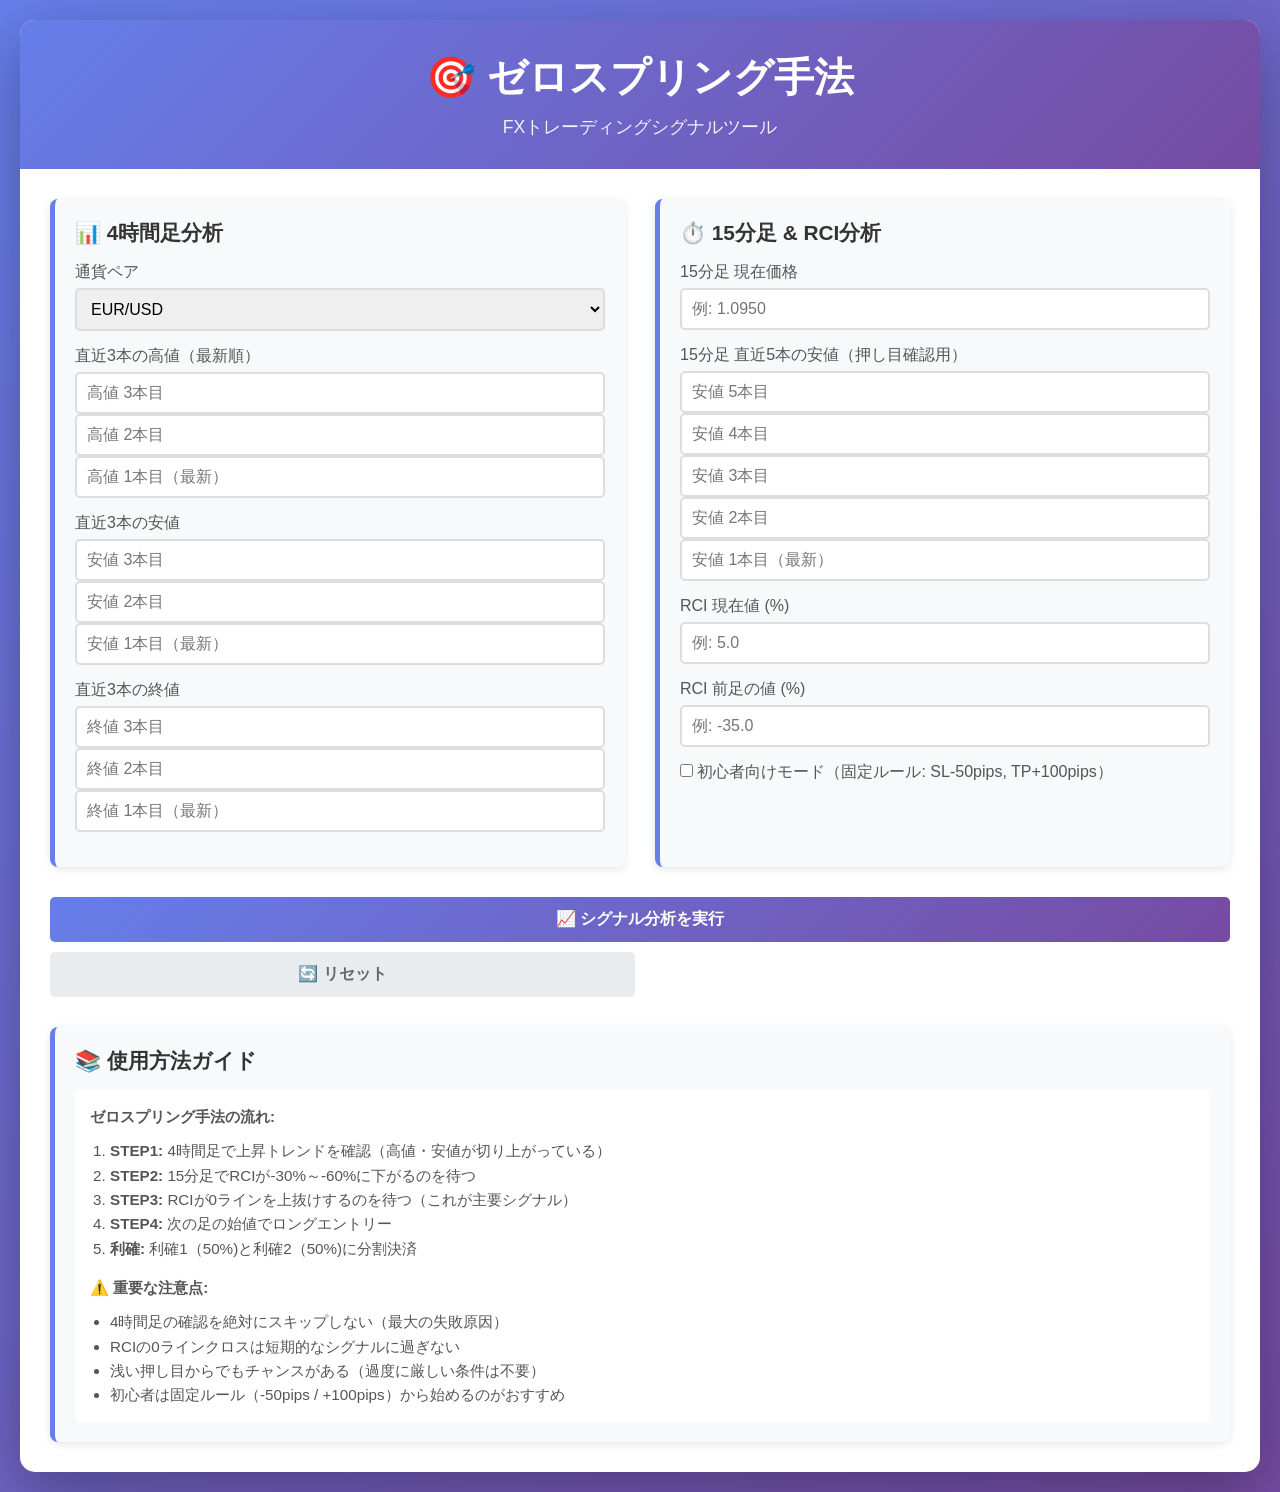
<file: zero-springing-signal.html>
<!DOCTYPE html>
<html lang="ja">
<head>
    <meta charset="UTF-8">
    <meta name="viewport" content="width=device-width, initial-scale=1.0">
    <title>ゼロスプリング手法 FXサインツール</title>
    <style>
        * {
            margin: 0;
            padding: 0;
            box-sizing: border-box;
        }

        body {
            font-family: 'Segoe UI', Tahoma, Geneva, Verdana, sans-serif;
            background: linear-gradient(135deg, #667eea 0%, #764ba2 100%);
            min-height: 100vh;
            padding: 20px;
        }

        .container {
            max-width: 1400px;
            margin: 0 auto;
            background: white;
            border-radius: 15px;
            box-shadow: 0 20px 60px rgba(0, 0, 0, 0.3);
            overflow: hidden;
        }

        header {
            background: linear-gradient(135deg, #667eea 0%, #764ba2 100%);
            color: white;
            padding: 30px;
            text-align: center;
        }

        header h1 {
            font-size: 2.5em;
            margin-bottom: 10px;
        }

        header p {
            font-size: 1.1em;
            opacity: 0.9;
        }

        .content {
            padding: 30px;
        }

        .grid {
            display: grid;
            grid-template-columns: 1fr 1fr;
            gap: 30px;
            margin-bottom: 30px;
        }

        .card {
            background: #f8f9fa;
            border-left: 5px solid #667eea;
            padding: 20px;
            border-radius: 8px;
            box-shadow: 0 2px 8px rgba(0, 0, 0, 0.1);
        }

        .card h3 {
            color: #333;
            margin-bottom: 15px;
            font-size: 1.3em;
        }

        .form-group {
            margin-bottom: 15px;
        }

        label {
            display: block;
            margin-bottom: 5px;
            color: #555;
            font-weight: 500;
        }

        input[type="number"],
        input[type="text"],
        select {
            width: 100%;
            padding: 10px;
            border: 2px solid #ddd;
            border-radius: 5px;
            font-size: 1em;
            transition: border-color 0.3s;
        }

        input[type="number"]:focus,
        input[type="text"]:focus,
        select:focus {
            outline: none;
            border-color: #667eea;
        }

        .button-group {
            display: grid;
            grid-template-columns: 1fr 1fr;
            gap: 10px;
            margin-top: 20px;
        }

        button {
            padding: 12px 20px;
            border: none;
            border-radius: 5px;
            font-size: 1em;
            font-weight: 600;
            cursor: pointer;
            transition: all 0.3s;
        }

        .btn-analyze {
            background: linear-gradient(135deg, #667eea 0%, #764ba2 100%);
            color: white;
            grid-column: 1 / -1;
        }

        .btn-analyze:hover {
            transform: translateY(-2px);
            box-shadow: 0 8px 20px rgba(102, 126, 234, 0.4);
        }

        .btn-reset {
            background: #e9ecef;
            color: #666;
        }

        .btn-reset:hover {
            background: #dee2e6;
        }

        .btn-export {
            background: #28a745;
            color: white;
        }

        .btn-export:hover {
            background: #218838;
        }

        /* Result Display */
        .results {
            display: grid;
            grid-template-columns: 1fr 1fr;
            gap: 20px;
            margin-top: 30px;
        }

        .signal-card {
            padding: 25px;
            border-radius: 8px;
            background: #f8f9fa;
            border-left: 5px solid #ccc;
        }

        .signal-card.entry {
            border-left-color: #28a745;
            background: linear-gradient(135deg, #d4edda 0%, #e8f5e9 100%);
        }

        .signal-card.waiting {
            border-left-color: #ffc107;
            background: linear-gradient(135deg, #fff3cd 0%, #fffbf0 100%);
        }

        .signal-card.no-signal {
            border-left-color: #dc3545;
            background: linear-gradient(135deg, #f8d7da 0%, #fff5f5 100%);
        }

        .signal-title {
            font-size: 1.8em;
            font-weight: bold;
            margin-bottom: 10px;
        }

        .signal-card.entry .signal-title {
            color: #155724;
        }

        .signal-card.waiting .signal-title {
            color: #856404;
        }

        .signal-card.no-signal .signal-title {
            color: #721c24;
        }

        .signal-subtitle {
            font-size: 0.9em;
            opacity: 0.8;
            margin-bottom: 15px;
        }

        .stat-row {
            display: grid;
            grid-template-columns: 1fr 1fr;
            gap: 15px;
            margin-bottom: 15px;
            padding-bottom: 15px;
            border-bottom: 1px solid rgba(0, 0, 0, 0.1);
        }

        .stat-row:last-child {
            border-bottom: none;
            margin-bottom: 0;
            padding-bottom: 0;
        }

        .stat-label {
            font-size: 0.9em;
            color: #666;
        }

        .stat-value {
            font-size: 1.1em;
            font-weight: bold;
            color: #333;
        }

        .trend-status {
            display: inline-block;
            padding: 8px 16px;
            border-radius: 20px;
            font-size: 0.9em;
            font-weight: 600;
            margin-bottom: 15px;
        }

        .trend-status.up {
            background: #d4edda;
            color: #155724;
        }

        .trend-status.down {
            background: #f8d7da;
            color: #721c24;
        }

        .trend-status.neutral {
            background: #e2e3e5;
            color: #383d41;
        }

        .targets-grid {
            display: grid;
            gap: 10px;
            margin-top: 15px;
        }

        .target {
            padding: 12px;
            background: white;
            border-radius: 5px;
            border-left: 3px solid #667eea;
        }

        .target-label {
            font-size: 0.85em;
            color: #999;
        }

        .target-value {
            font-size: 1.2em;
            font-weight: bold;
            color: #333;
        }

        .risk-reward {
            background: white;
            padding: 15px;
            border-radius: 5px;
            text-align: center;
            margin-top: 15px;
        }

        .risk-reward-label {
            font-size: 0.85em;
            color: #999;
        }

        .risk-reward-value {
            font-size: 1.8em;
            font-weight: bold;
            color: #28a745;
        }

        .checklist {
            background: white;
            padding: 15px;
            border-radius: 5px;
            margin-top: 15px;
        }

        .checklist-item {
            display: flex;
            align-items: center;
            padding: 8px 0;
            border-bottom: 1px solid #eee;
        }

        .checklist-item:last-child {
            border-bottom: none;
        }

        .checklist-icon {
            width: 24px;
            height: 24px;
            border-radius: 50%;
            display: flex;
            align-items: center;
            justify-content: center;
            margin-right: 10px;
            font-size: 0.9em;
            font-weight: bold;
        }

        .checklist-icon.pass {
            background: #d4edda;
            color: #155724;
        }

        .checklist-icon.fail {
            background: #f8d7da;
            color: #721c24;
        }

        .checklist-icon.pending {
            background: #fff3cd;
            color: #856404;
        }

        .checklist-text {
            flex: 1;
            font-size: 0.95em;
        }

        .warning-box {
            background: #fff3cd;
            border-left: 4px solid #ffc107;
            padding: 15px;
            border-radius: 5px;
            margin-top: 15px;
            color: #856404;
        }

        .warning-box strong {
            display: block;
            margin-bottom: 5px;
        }

        .full-width {
            grid-column: 1 / -1;
        }

        /* Responsive */
        @media (max-width: 1024px) {
            .grid, .results {
                grid-template-columns: 1fr;
            }
        }

        .beginner-mode {
            background: #e3f2fd;
            border-left-color: #2196f3;
            padding: 15px;
            border-radius: 5px;
            margin-top: 15px;
        }

        .mode-label {
            font-size: 0.85em;
            color: #1565c0;
            font-weight: 600;
            margin-bottom: 10px;
        }

        .summary {
            background: white;
            padding: 15px;
            border-radius: 5px;
            margin-top: 15px;
            font-size: 0.95em;
            line-height: 1.6;
            color: #555;
        }
    </style>
</head>
<body>
    <div class="container">
        <header>
            <h1>🎯 ゼロスプリング手法</h1>
            <p>FXトレーディングシグナルツール</p>
        </header>

        <div class="content">
            <div class="grid">
                <!-- 4時間足データ入力 -->
                <div class="card">
                    <h3>📊 4時間足分析</h3>

                    <div class="form-group">
                        <label>通貨ペア</label>
                        <select id="currencyPair">
                            <option value="EURUSD">EUR/USD</option>
                            <option value="GBPUSD">GBP/USD</option>
                            <option value="USDJPY">USD/JPY</option>
                            <option value="GOLD">Gold</option>
                            <option value="CUSTOM">カスタム</option>
                        </select>
                    </div>

                    <div class="form-group">
                        <label>直近3本の高値（最新順）</label>
                        <input type="number" id="h1" placeholder="高値 3本目" step="0.0001">
                        <input type="number" id="h2" placeholder="高値 2本目" step="0.0001">
                        <input type="number" id="h3" placeholder="高値 1本目（最新）" step="0.0001">
                    </div>

                    <div class="form-group">
                        <label>直近3本の安値</label>
                        <input type="number" id="l1" placeholder="安値 3本目" step="0.0001">
                        <input type="number" id="l2" placeholder="安値 2本目" step="0.0001">
                        <input type="number" id="l3" placeholder="安値 1本目（最新）" step="0.0001">
                    </div>

                    <div class="form-group">
                        <label>直近3本の終値</label>
                        <input type="number" id="c1" placeholder="終値 3本目" step="0.0001">
                        <input type="number" id="c2" placeholder="終値 2本目" step="0.0001">
                        <input type="number" id="c3" placeholder="終値 1本目（最新）" step="0.0001">
                    </div>
                </div>

                <!-- 15分足 & RCIデータ入力 -->
                <div class="card">
                    <h3>⏱️ 15分足 & RCI分析</h3>

                    <div class="form-group">
                        <label>15分足 現在価格</label>
                        <input type="number" id="price15m" placeholder="例: 1.0950" step="0.0001">
                    </div>

                    <div class="form-group">
                        <label>15分足 直近5本の安値（押し目確認用）</label>
                        <input type="number" id="low15m1" placeholder="安値 5本目" step="0.0001">
                        <input type="number" id="low15m2" placeholder="安値 4本目" step="0.0001">
                        <input type="number" id="low15m3" placeholder="安値 3本目" step="0.0001">
                        <input type="number" id="low15m4" placeholder="安値 2本目" step="0.0001">
                        <input type="number" id="low15m5" placeholder="安値 1本目（最新）" step="0.0001">
                    </div>

                    <div class="form-group">
                        <label>RCI 現在値 (%)</label>
                        <input type="number" id="rciCurrent" placeholder="例: 5.0" step="0.1" min="-100" max="100">
                    </div>

                    <div class="form-group">
                        <label>RCI 前足の値 (%)</label>
                        <input type="number" id="rciPrevious" placeholder="例: -35.0" step="0.1" min="-100" max="100">
                    </div>

                    <div class="form-group">
                        <label>
                            <input type="checkbox" id="beginnerMode">
                            初心者向けモード（固定ルール: SL-50pips, TP+100pips）
                        </label>
                    </div>
                </div>
            </div>

            <!-- ボタン -->
            <div class="button-group">
                <button class="btn-analyze" onclick="analyzeSignal()">📈 シグナル分析を実行</button>
                <button class="btn-reset" onclick="resetForm()">🔄 リセット</button>
            </div>

            <!-- 結果表示エリア -->
            <div id="resultsContainer" style="display:none; margin-top:30px;">
                <div class="results">
                    <!-- 主要シグナル -->
                    <div id="signalDisplay" class="signal-card no-signal">
                        <div class="signal-title">-</div>
                        <div class="signal-subtitle">-</div>
                    </div>

                    <!-- トレンド分析 -->
                    <div class="card">
                        <h3>📍 トレンド確認状況</h3>
                        <div id="trendAnalysis"></div>
                    </div>
                </div>

                <!-- RCI分析と詳細 -->
                <div id="detailsContainer" style="display:none; margin-top: 30px;">
                    <div class="results full-width">
                        <div class="card">
                            <h3>📊 RCI分析詳細</h3>
                            <div id="rciDetails"></div>
                        </div>

                        <div class="card">
                            <h3>💰 エントリー情報</h3>
                            <div id="entryDetails"></div>
                        </div>
                    </div>

                    <!-- 全体サマリー -->
                    <div id="summaryContainer" style="display:none; margin-top: 30px;">
                        <div class="card full-width">
                            <h3>📋 取引サマリー</h3>
                            <div id="summary"></div>
                        </div>
                    </div>
                </div>
            </div>

            <!-- ガイダンスセクション -->
            <div class="card full-width" style="margin-top:30px;">
                <h3>📚 使用方法ガイド</h3>
                <div class="summary">
                    <strong>ゼロスプリング手法の流れ:</strong>
                    <ol style="margin-left: 20px; margin-top: 10px;">
                        <li><strong>STEP1:</strong> 4時間足で上昇トレンドを確認（高値・安値が切り上がっている）</li>
                        <li><strong>STEP2:</strong> 15分足でRCIが-30%～-60%に下がるのを待つ</li>
                        <li><strong>STEP3:</strong> RCIが0ラインを上抜けするのを待つ（これが主要シグナル）</li>
                        <li><strong>STEP4:</strong> 次の足の始値でロングエントリー</li>
                        <li><strong>利確:</strong> 利確1（50%)と利確2（50%)に分割決済</li>
                    </ol>

                    <strong style="display:block; margin-top:15px;">⚠️ 重要な注意点:</strong>
                    <ul style="margin-left: 20px; margin-top: 10px;">
                        <li>4時間足の確認を絶対にスキップしない（最大の失敗原因）</li>
                        <li>RCIの0ラインクロスは短期的なシグナルに過ぎない</li>
                        <li>浅い押し目からでもチャンスがある（過度に厳しい条件は不要）</li>
                        <li>初心者は固定ルール（-50pips / +100pips）から始めるのがおすすめ</li>
                    </ul>
                </div>
            </div>
        </div>
    </div>

    <script>
        function analyzeSignal() {
            // 入力値の取得
            const h1 = parseFloat(document.getElementById('h1').value);
            const h2 = parseFloat(document.getElementById('h2').value);
            const h3 = parseFloat(document.getElementById('h3').value);
            const l1 = parseFloat(document.getElementById('l1').value);
            const l2 = parseFloat(document.getElementById('l2').value);
            const l3 = parseFloat(document.getElementById('l3').value);
            const c1 = parseFloat(document.getElementById('c1').value);
            const c2 = parseFloat(document.getElementById('c2').value);
            const c3 = parseFloat(document.getElementById('c3').value);

            const price15m = parseFloat(document.getElementById('price15m').value);
            const rciCurrent = parseFloat(document.getElementById('rciCurrent').value);
            const rciPrevious = parseFloat(document.getElementById('rciPrevious').value);
            const beginnerMode = document.getElementById('beginnerMode').checked;

            // 入力値の検証
            if (![h1, h2, h3, l1, l2, l3, c1, c2, c3, price15m, rciCurrent, rciPrevious].every(v => !isNaN(v))) {
                alert('すべてのフィールドに数値を入力してください');
                return;
            }

            // 4時間足トレンド分析
            const trendAnalysis = analyze4HourTrend(
                { h: h1, l: l1, c: c1 },
                { h: h2, l: l2, c: c2 },
                { h: h3, l: l3, c: c3 }
            );

            // RCI分析
            const rciAnalysis = analyzeRCI(rciCurrent, rciPrevious);

            // エントリーシグナル
            let signalStatus = 'no-signal';
            let signalTitle = 'シグナルなし';
            let signalMessage = 'エントリー条件を満たしていません';

            if (trendAnalysis.isUptrend && rciAnalysis.isCrossingZeroUp) {
                signalStatus = 'entry';
                signalTitle = '✅ ロングエントリーシグナル';
                signalMessage = '条件をすべて満たしました - エントリー準備完了';
            } else if (trendAnalysis.isUptrend && rciAnalysis.isNegative) {
                signalStatus = 'waiting';
                signalTitle = '⏳ トレンド確認完了';
                signalMessage = 'RCIの0ラインクロスを待機中...';
            } else if (!trendAnalysis.isUptrend) {
                signalTitle = '❌ トレンド未確認';
                signalMessage = '4時間足で上昇トレンドが確認できません';
            }

            // UI更新
            displayResults(trendAnalysis, rciAnalysis, signalStatus, signalTitle, signalMessage, price15m, beginnerMode);
        }

        function analyze4HourTrend(candle1, candle2, candle3) {
            // 直近3本が上昇しているか
            const isRising = c1 < c2 && c2 < c3;

            // 高値と安値が切り上がっているか
            const highsRising = h1 < h2 && h2 < h3;
            const lowsRising = l1 < l2 && l2 < l3;

            // 買いの勢い
            const bullishCount = [
                c1 > candle1.h - candle1.l ? 1 : 0,
                c2 > candle2.h - candle2.l ? 1 : 0,
                c3 > candle3.h - candle3.l ? 1 : 0
            ].reduce((a, b) => a + b, 0);

            const isUptrend = isRising && highsRising && lowsRising && bullishCount >= 2;

            return {
                isUptrend,
                isRising,
                highsRising,
                lowsRising,
                bullishRatio: (bullishCount / 3 * 100).toFixed(1)
            };
        }

        function analyzeRCI(current, previous) {
            const isOversold = current >= -60 && current <= -30;
            const isCrossingZeroUp = previous < 0 && current >= 0;
            const isNegative = current < 0;

            return {
                current,
                previous,
                isOversold,
                isCrossingZeroUp,
                isNegative,
                status: isCrossingZeroUp ? 'crossing_up' : (isOversold ? 'oversold' : (isNegative ? 'negative' : 'positive'))
            };
        }

        function displayResults(trend, rci, signalStatus, signalTitle, signalMessage, entryPrice, beginnerMode) {
            document.getElementById('resultsContainer').style.display = 'block';

            // シグナル表示
            const signalCard = document.getElementById('signalDisplay');
            signalCard.className = `signal-card ${signalStatus}`;
            signalCard.innerHTML = `
                <div class="signal-title">${signalTitle}</div>
                <div class="signal-subtitle">${signalMessage}</div>
                ${signalStatus === 'entry' ? `
                    <div class="stat-row">
                        <div class="stat-label">現在価格</div>
                        <div class="stat-value">${entryPrice.toFixed(4)}</div>
                    </div>
                    <div class="stat-row">
                        <div class="stat-label">RCI</div>
                        <div class="stat-value">${rci.current.toFixed(1)}%</div>
                    </div>
                ` : ''}
            `;

            // トレンド分析表示
            const trendDiv = document.getElementById('trendAnalysis');
            trendDiv.innerHTML = `
                <div class="trend-status ${trend.isUptrend ? 'up' : 'down'}">
                    ${trend.isUptrend ? '✅ 上昇トレンド確認' : '❌ 上昇トレンド未確認'}
                </div>
                <div class="checklist">
                    <div class="checklist-item">
                        <div class="checklist-icon ${trend.isRising ? 'pass' : 'fail'}">
                            ${trend.isRising ? '✓' : '✗'}
                        </div>
                        <div class="checklist-text">直近3本が上昇</div>
                    </div>
                    <div class="checklist-item">
                        <div class="checklist-icon ${trend.highsRising ? 'pass' : 'fail'}">
                            ${trend.highsRising ? '✓' : '✗'}
                        </div>
                        <div class="checklist-text">高値が切り上がっている</div>
                    </div>
                    <div class="checklist-item">
                        <div class="checklist-icon ${trend.lowsRising ? 'pass' : 'fail'}">
                            ${trend.lowsRising ? '✓' : '✗'}
                        </div>
                        <div class="checklist-text">安値が切り上がっている</div>
                    </div>
                    <div class="checklist-item">
                        <div class="checklist-icon ${trend.bullishRatio >= 50 ? 'pass' : 'fail'}">
                            ${trend.bullishRatio >= 50 ? '✓' : '✗'}
                        </div>
                        <div class="checklist-text">買いの勢い: ${trend.bullishRatio}%</div>
                    </div>
                </div>
            `;

            // RCI詳細表示
            if (document.getElementById('detailsContainer')) {
                document.getElementById('detailsContainer').style.display = 'block';

                const rciDiv = document.getElementById('rciDetails');
                rciDiv.innerHTML = `
                    <div class="stat-row">
                        <div class="stat-label">RCI 現在値</div>
                        <div class="stat-value" style="color: ${rci.current >= 0 ? '#28a745' : '#dc3545'}">
                            ${rci.current.toFixed(1)}%
                        </div>
                    </div>
                    <div class="stat-row">
                        <div class="stat-label">RCI 前足値</div>
                        <div class="stat-value" style="color: ${rci.previous >= 0 ? '#28a745' : '#dc3545'}">
                            ${rci.previous.toFixed(1)}%
                        </div>
                    </div>
                    <div class="checklist">
                        <div class="checklist-item">
                            <div class="checklist-icon ${rci.isOversold ? 'pass' : 'pending'}">
                                ${rci.isOversold ? '✓' : '○'}
                            </div>
                            <div class="checklist-text">過売ゾーン (-30% ~ -60%)</div>
                        </div>
                        <div class="checklist-item">
                            <div class="checklist-icon ${rci.isCrossingZeroUp ? 'pass' : 'pending'}">
                                ${rci.isCrossingZeroUp ? '✓' : '○'}
                            </div>
                            <div class="checklist-text">0ラインを上抜け</div>
                        </div>
                    </div>
                `;

                // エントリー詳細表示
                if (document.getElementById('detailsContainer')) {
                    const entryDiv = document.getElementById('entryDetails');
                    if (document.getElementById('beginnerMode').checked) {
                        // 初心者モード
                        const sl = entryPrice - 0.005;
                        const tp = entryPrice + 0.01;
                        entryDiv.innerHTML = `
                            <div class="beginner-mode">
                                <div class="mode-label">🎓 初心者向けモード</div>
                                <div class="stat-row">
                                    <div class="stat-label">エントリー価格</div>
                                    <div class="stat-value">${entryPrice.toFixed(4)}</div>
                                </div>
                                <div class="stat-row">
                                    <div class="stat-label">ストップロス (-50pips)</div>
                                    <div class="stat-value" style="color: #dc3545;">${sl.toFixed(4)}</div>
                                </div>
                                <div class="stat-row">
                                    <div class="stat-label">利確目標 (+100pips)</div>
                                    <div class="stat-value" style="color: #28a745;">${tp.toFixed(4)}</div>
                                </div>
                                <div class="risk-reward">
                                    <div class="risk-reward-label">リスク:リワード比</div>
                                    <div class="risk-reward-value">1:2</div>
                                </div>
                            </div>
                        `;
                    } else {
                        // 標準モード
                        const low15m = parseFloat(document.getElementById('low15m5').value);
                        const sl = Math.min(low15m, entryPrice - 0.005);
                        const pips = (entryPrice - sl) * 10000;
                        const pt1 = entryPrice + (pips * 0.7 / 10000);
                        const pt2 = entryPrice + (pips * 2 / 10000);

                        entryDiv.innerHTML = `
                            <div class="stat-row">
                                <div class="stat-label">エントリー価格</div>
                                <div class="stat-value">${entryPrice.toFixed(4)}</div>
                            </div>
                            <div class="stat-row">
                                <div class="stat-label">ストップロス</div>
                                <div class="stat-value" style="color: #dc3545;">${sl.toFixed(4)}</div>
                            </div>
                            <div class="stat-row">
                                <div class="stat-label">SLまでの距離</div>
                                <div class="stat-value">${pips.toFixed(1)} pips</div>
                            </div>
                            <div class="targets-grid">
                                <div class="target">
                                    <div class="target-label">利確1 (50%決済)</div>
                                    <div class="target-value">${pt1.toFixed(4)}</div>
                                    <div class="target-label">${(pips * 0.7).toFixed(1)} pips</div>
                                </div>
                                <div class="target">
                                    <div class="target-label">利確2 (50%決済)</div>
                                    <div class="target-value">${pt2.toFixed(4)}</div>
                                    <div class="target-label">${(pips * 2).toFixed(1)} pips</div>
                                </div>
                            </div>
                            <div class="risk-reward">
                                <div class="risk-reward-label">リスク:リワード比</div>
                                <div class="risk-reward-value">1:${((pips * 2) / pips).toFixed(1)}</div>
                            </div>
                        `;
                    }
                }
            }
        }

        function resetForm() {
            document.querySelectorAll('input[type="number"], select').forEach(el => el.value = '');
            document.getElementById('beginnerMode').checked = false;
            document.getElementById('resultsContainer').style.display = 'none';
        }
    </script>
</body>
</html>
</file>
